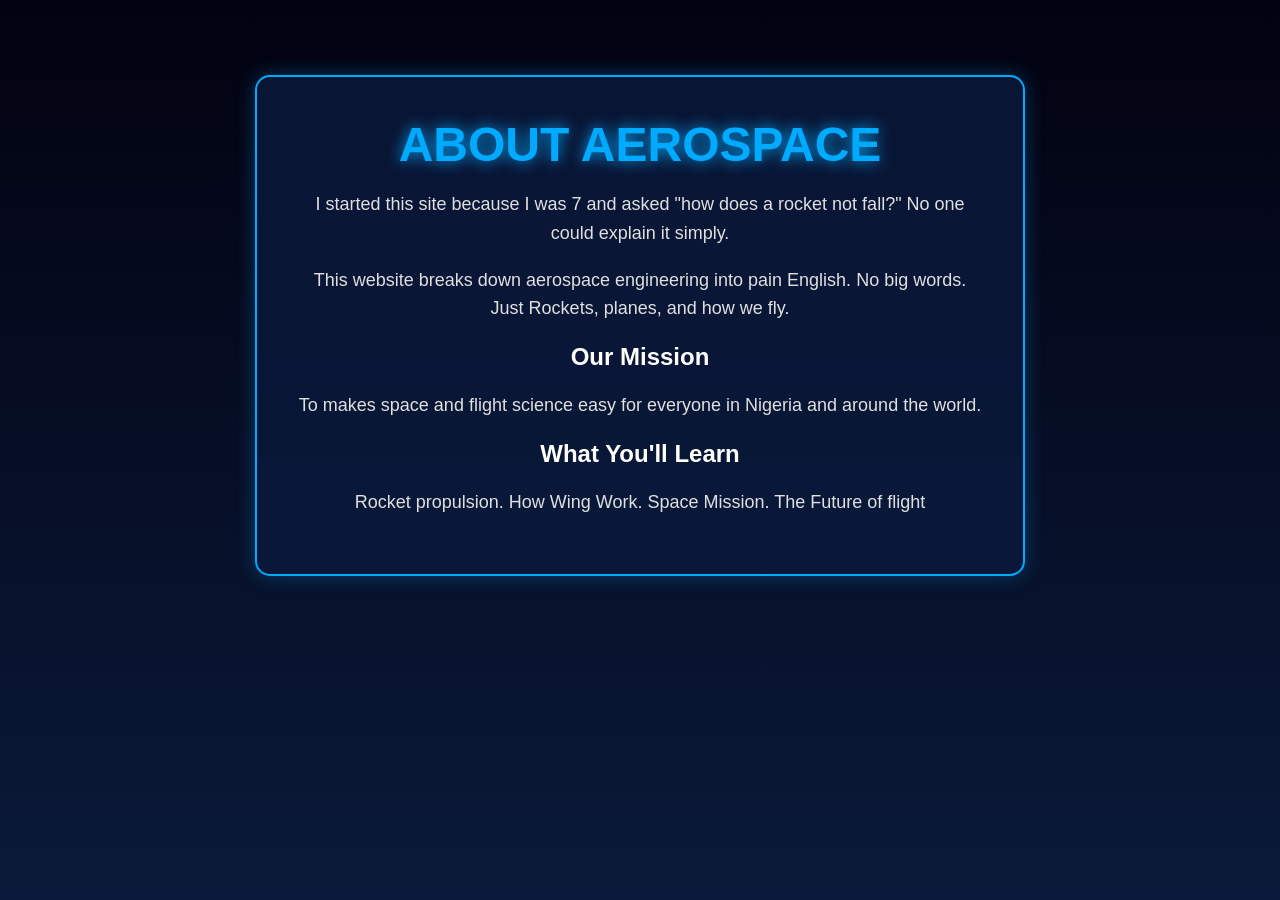
<file: about.html>
<html lang="en">
<head>
    <meta charset="UTF-8">
    <meta name="viewport" content="width=device-width, initial-scale=1.0">
    <title>Document</title>
    <style>
        body{
            font-family: Arial, sans-serif;
            margin: 0;
            background: linear-gradient(180deg,#020210 0%, #0a1a3a 100%); /* Dark blue space gradient*/
            color: white;
            text-align: center;
        }
        h1{
            font-size: 48px;
            margin: 0;
            color: #00aaff; /* Bright NASA blue */
            text-shadow: 0 0 15px #00aaffff; /*Glow effect */
        }
        .section{
            padding: 60px 20px;
            max-width: 800px;
            margin: auto;
        }
        .box {
            background: rgba(10, 25 , 60 , 0.8); /* Dark blue see-through box*/
            padding: 40px;
            margin: 15px;
            border-radius: 15px;
            border: 2px solid #00aaff; /* Blue border glow*/
            box-shadow: 0 0 20px rgba(0, 170, 255, 0.3); /* Soft glow*/
        }
        p{
            font-size: 18px;
            line-height: 1.6;
            color: #e0e0e0;
        }
        nav{
            padding: 20px;
            background: #000;
            border-bottom: 2px solid #00aaff;
        }
        nav a {
            color: #00aaff;
            margin: 0 15px;
            text-decoration: nono;
            font-weight: bold;
            font-size: 18px;
            transition: 0.3s;
        }
        nav a:hover {
            color: white;
            text-shadow: 0 0 10px #00aaff; * Glow when you hover */
        }
    </style>
</head>
<body>
    <div class="section" id="about">
        <div class="box">
            <h1>ABOUT AEROSPACE</h1>
            <p>I started this site because I was 7 and asked "how does a rocket not fall?" No one could explain it simply.</p>
            <p>This website breaks down aerospace engineering into pain English. No big words. Just Rockets, planes, and how we fly.</p>
            <h2>Our Mission</h2>
            <p>To makes space and flight science easy for everyone in Nigeria and around the world.</p>
            <h2>What You'll Learn</h2>
            <p>Rocket propulsion. How Wing Work. Space Mission. The Future of flight</p>
        </div>
       </div>
    </body>
    </html>
</body>
</html> 
</body>
</html>
</file>
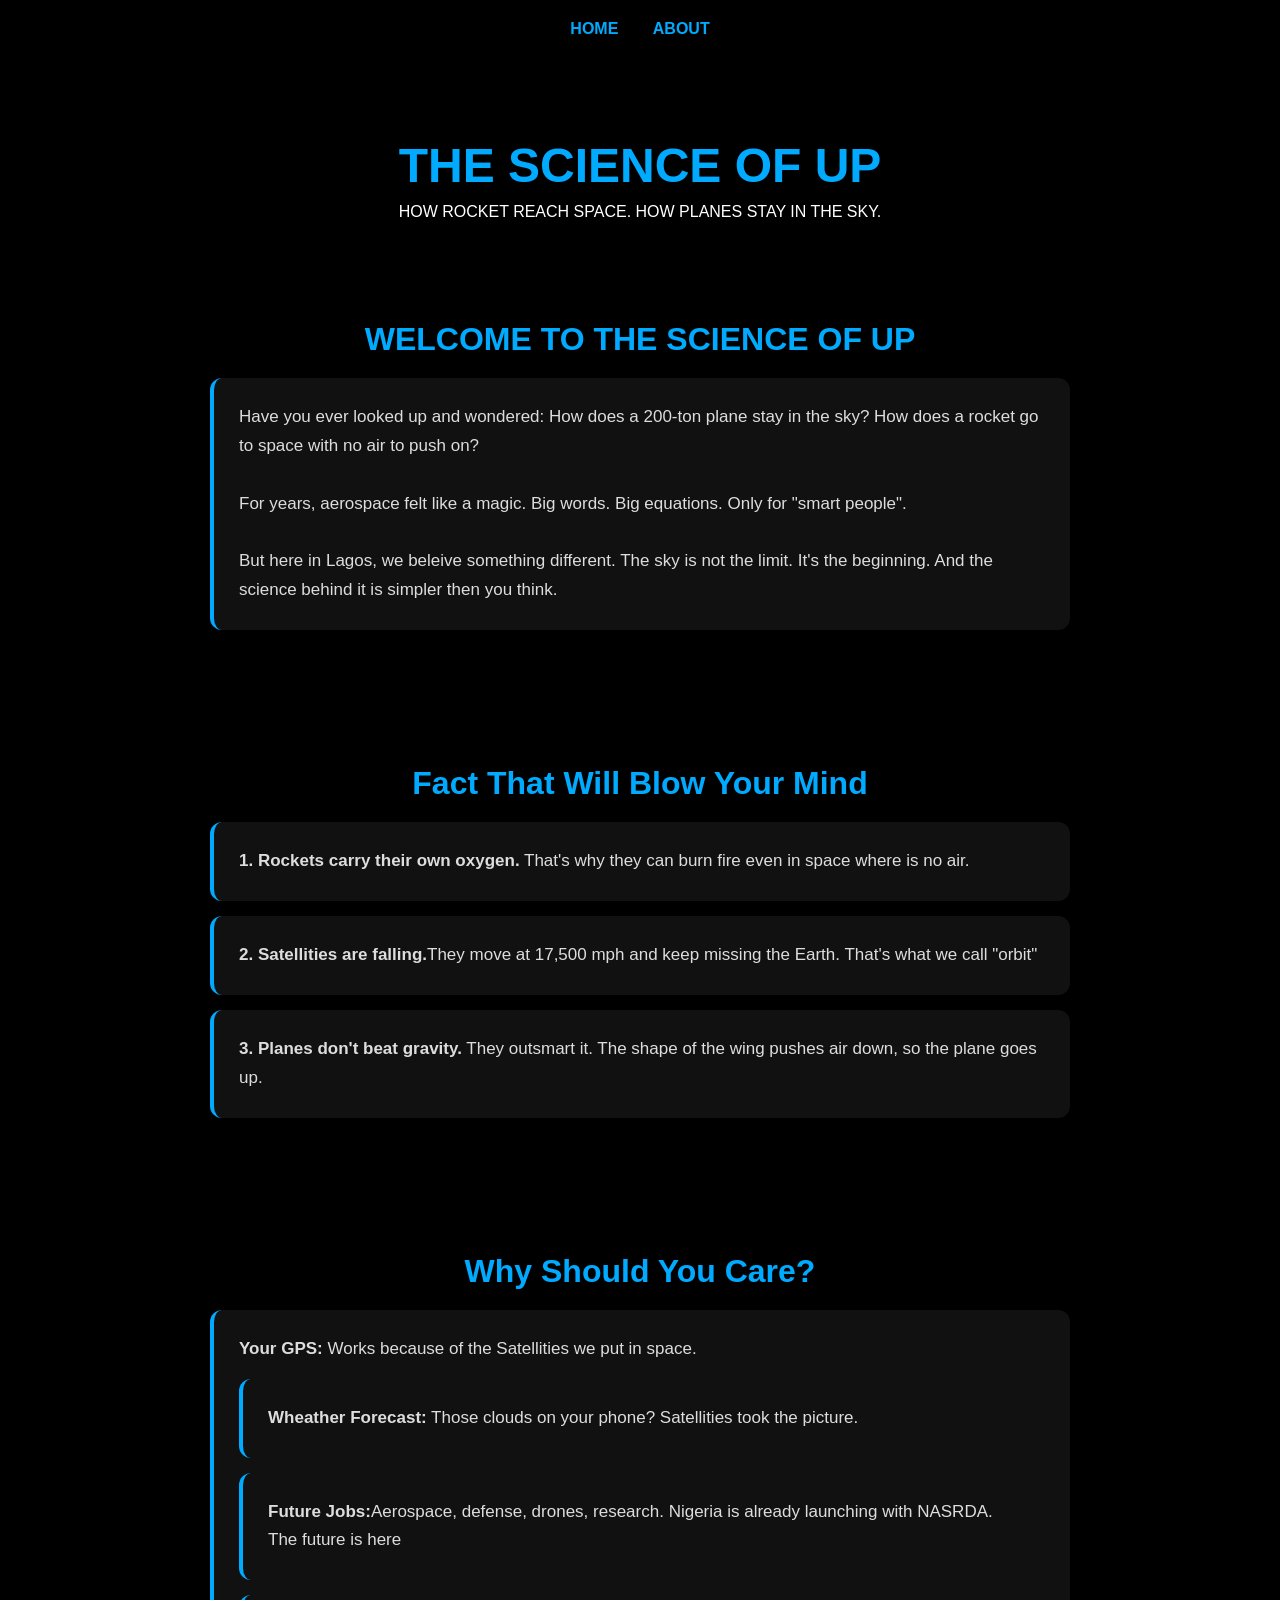
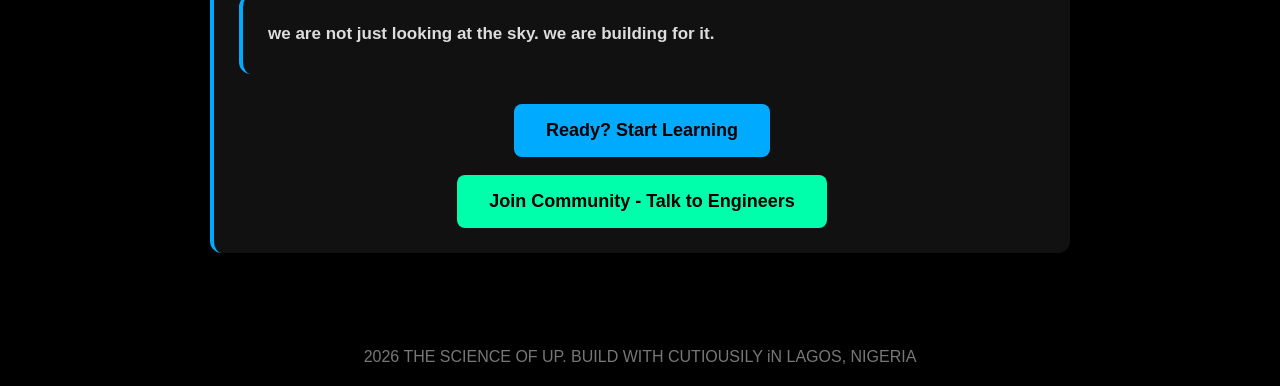
<file: home.html>
<html lang="en">
<head>
    <meta charset="UTF-8">
    <meta name="viewport" content="width=device-width, initial-scale=1.0">
    <title>THE SCIENCE OF UP</title>
    <style>
        *{
            margin: 0;
            padding: 0;
            box-sizing: border-box;
        }
        body{
            background: #000;
            color: #fff;
            font-family: Arial;
            text-align: center;
        }

        nav {
            padding: 20px;
        }

        nav a {
            color: #00aaff;
            text-decoration: none;
            margin: 0 15px;
            font-weight: bold;
        }
        .hero{
            padding: 80px 20px 40px 20px;
        }
        h1{
            color: #00aaff;
            font-size: 48px;
            margin-bottom: 10px;
        }
         
        .subtitle {
            font-size: 18px;
            color: #ccc;
            margin-bottom: 30px;
        }

        .btn {
            background: #00aaff;
            color: #000;
            padding: 16px 32px;
            border-radius: 8px;
            text-decoration: none;
            font-weight: bold;
            font-size: 18px;
            display: inline-block;
        }

        .btn:hover{
            background: #0088cc;
        }

        .section{
            padding: 60px 20px;
            max-width: 900px;
            margin: auto;
            text-align: left;
        }

        h2 {
             color: #00aaff;
             font-size: 32px;
             margin-bottom: 20px;
             text-align: center;
        }

        .card {
            background: #111;
            padding: 25px;
            margin: 15px 0;
            border-radius: 12px;
            border-left: 4px solid #00aaff;
        }

        .card p {
            font-size: 17px;
            color: #ddd;
            line-height: 1.7;
        }

        .footer {
            padding: 40px 20px;
            background: #001a33;
            font-size: 14px;
            color: #aaa;
            text-align: center;
        }
    </style>
</head>
<body>
   <nav>
    <a href="index.html">HOME</a>
    <a href="about.html">ABOUT</a>
   </nav> 
   <div class="hero">
    <h1>THE SCIENCE OF UP</h1>
    <P>HOW ROCKET REACH SPACE. HOW PLANES STAY IN THE SKY.</P>
   </div> 
   <div class="section">
    <h2>WELCOME TO THE SCIENCE OF UP</h2>
    <div class="card">
        <p>
            Have you ever looked up and wondered: How does a 200-ton plane stay in the sky?
            How does a rocket go to space with no air to push on?
            <br><br>
            For years, aerospace felt like a magic. Big words. Big equations. Only for "smart people".
            <br><br>
            But here in Lagos, we beleive something different.
            The sky is not the limit. It's the beginning.
            And the science behind it is simpler then you think.
        </p>
    </div>
   </div>
   <div class="section">
    <h2>Fact That Will Blow Your Mind</h2>
    <div class="card">
        <p><b>1. Rockets carry  their own oxygen.</b> That's why they can burn fire even in space where is no air.</p>
    </div>
    <div class="card">
        <p><b>2. Satellities are falling.</b>They move at 17,500 mph and keep missing the Earth. That's what we call "orbit"</p>
    </div>
    <div class="card">
        <p><b>3. Planes don't beat gravity.</b> They outsmart it. The shape of the wing pushes air down, so the plane goes up.</p>
    </div>
   </div>
   <div class="section">
    <h2>Why Should You Care?</h2>
    <div class="card">
        <p><b>Your GPS:</b> Works because of the Satellities we put in space.</p>
        <div class="card">
            <p><b>Wheather Forecast:</b> Those clouds on your phone? Satellities took the picture.</p>
        </div>
        <div class="card">
            <p><b>Future Jobs:</b>Aerospace, defense, drones, research. Nigeria is already launching with NASRDA. The future is here</p>
        </div>
        <div class="card">
            <p><b>we are not just looking at the sky. we are building for it.</b></p>
        </div>
        <div style="text-align: center; margin-top: 30px;">
            <a href="question.html" class="btn">Ready? Start Learning</a>
            <br><br>
            <a href="signup.html" class="btn" style="background: #00ffaa;">Join Community - Talk to Engineers</a>
        </div>
    </div>
   </div>
    <footer style="background:#000; padding:20px; color:#777; font: size 14px;">
        <p> 2026 THE SCIENCE OF UP. BUILD WITH CUTIOUSILY iN LAGOS, NIGERIA</p>
    </footer>
</body>
</html>
</file>
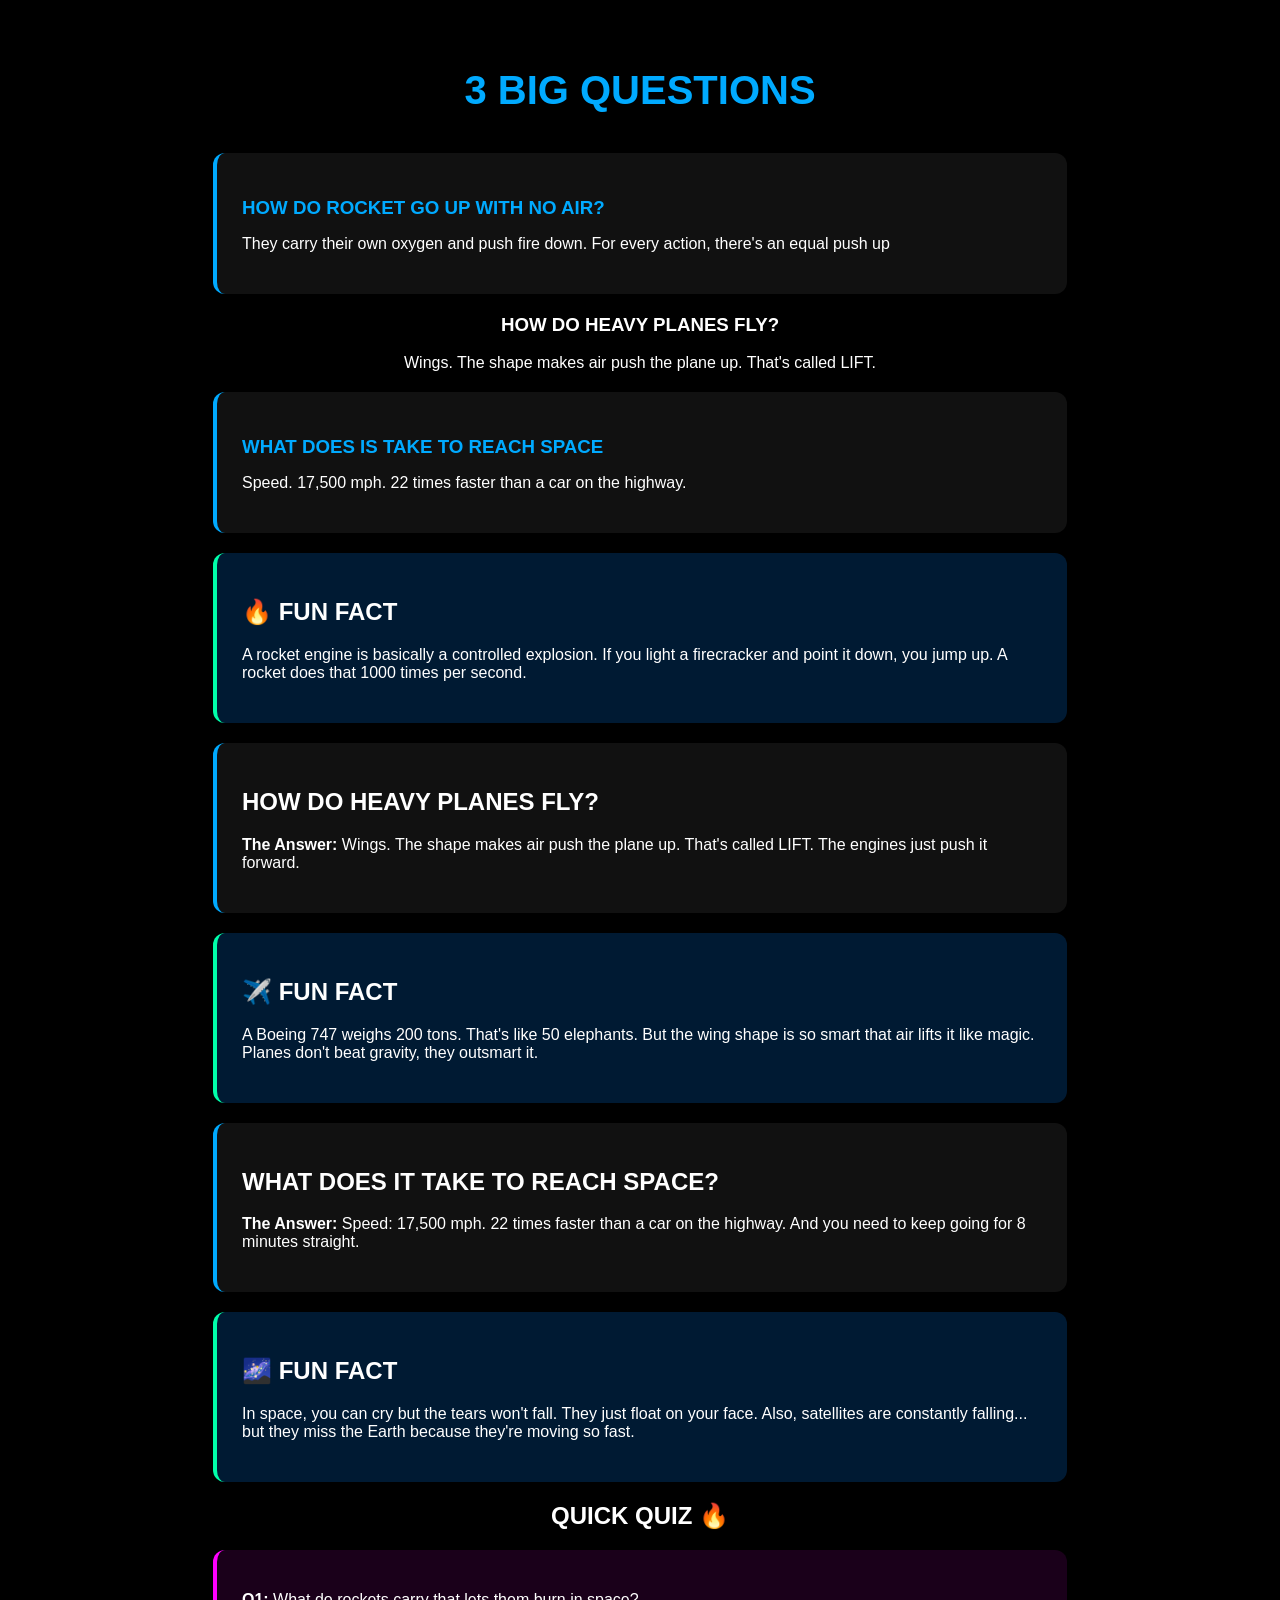
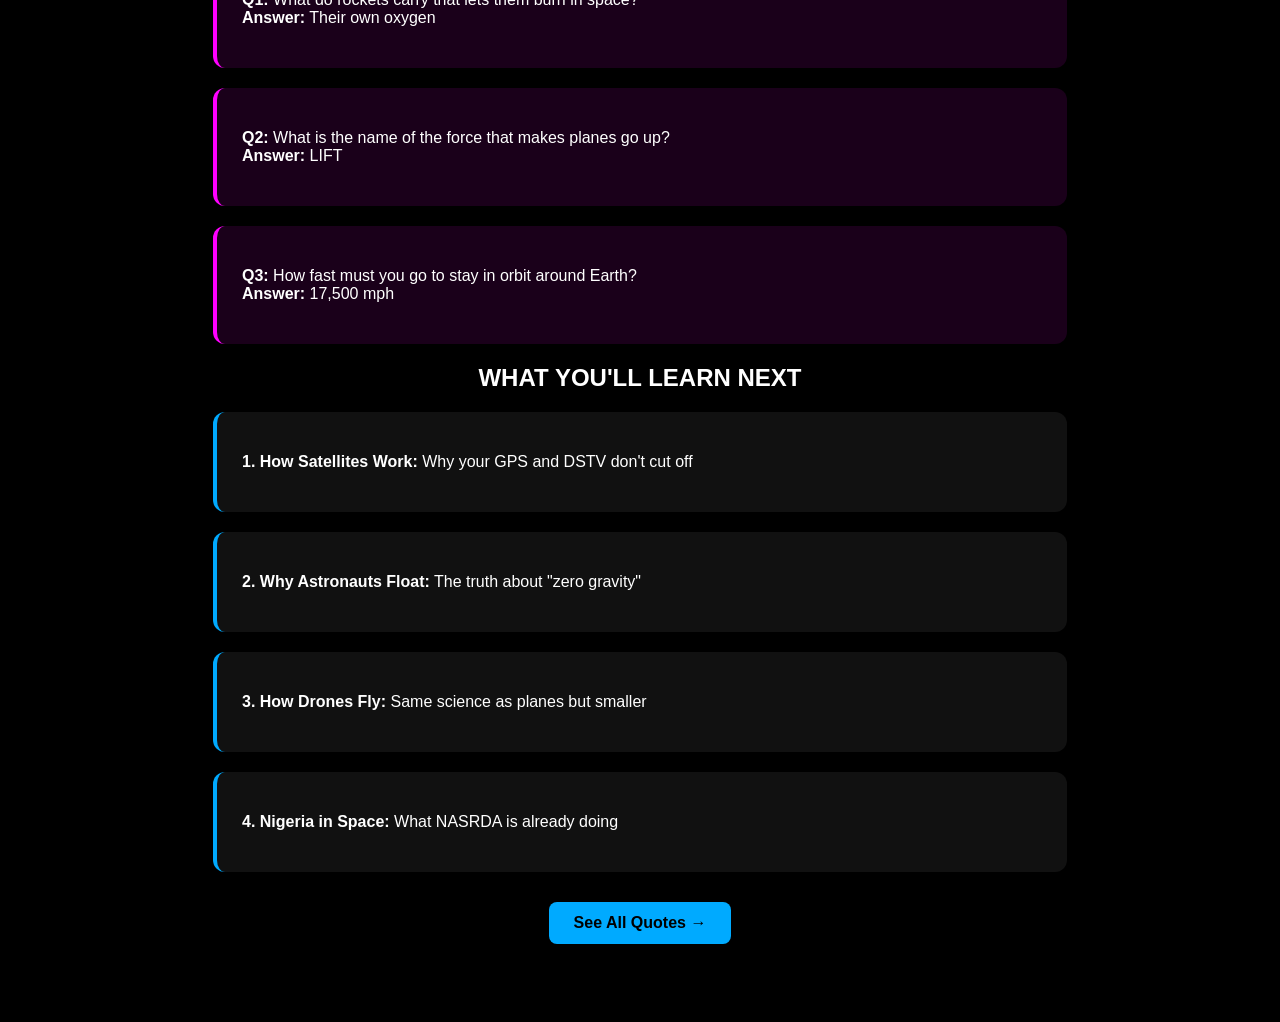
<file: question.html>
<html lang="en">
<head>
    <meta charset="UTF-8">
    <meta name="viewport" content="width=device-width, initial-scale=1.0">
    <title>3 BIG QUESTIONS</title>
    <style>
        body{
            background: #000;
            color: #fff;
            font-family: Arial;
            padding: 60px 20px;
            text-align: center;
        }
        h1{
            color: #00aaff;
            font-size: 40px;
            margin-bottom: 40px;
        }

        .card {
            background: #111;
            padding: 25px;
            margin: 20px auto;
            border-radius: 12px;
            max-width: 800px;
            text-align: left;
            border-left: 4px solid #00aaff;
        }

        .card h3 {
            color: #00aaff;
            margin-bottom: 10px;
        }

        .btn{
            background: #00aaff;
            color: #000;
            padding: 12px 25px;
            border-radius: 8px;
            text-decoration: none;
            font-weight: bold;
            margin: 10px;
            display: inline-block;
        }
        .fun-fact { background: #001a33; border-left: 4px solid #00ffaa; }
    .quiz { background: #1a001a; border-left: 4px solid #ff00ff; }
    </style>
</head>
<body>
   <h1>3 BIG QUESTIONS</h1> 
   <div class="card">
    <h3>HOW DO ROCKET GO UP WITH NO AIR?</h3>
    <p>They carry their own oxygen and push fire down. For every action, there's an equal push up</p>
   </div>

   <div class="cards">
    <h3>HOW DO HEAVY PLANES FLY?</h3>
    <p>Wings. The shape makes air push the plane up. That's called LIFT.</p>
   </div>
    <div class="card">
        <h3>WHAT DOES IS TAKE TO REACH SPACE</h3>
        <p>Speed. 17,500 mph. 22 times faster than a car on the highway.</p>
   </div>
   <div class="card fun-fact">
    <h2>🔥 FUN FACT</h2>
    <p>A rocket engine is basically a controlled explosion. If you light a firecracker and point it down, you jump up. A rocket does that 1000 times per second.</p>
  </div>
  <div class="card">
    <h2>HOW DO HEAVY PLANES FLY?</h2>
    <p><b>The Answer:</b> Wings. The shape makes air push the plane up. That's called LIFT. The engines just push it forward.</p>
    </div>
    <div class="card fun-fact">
        <h2>✈️ FUN FACT</h2>
        <p>A Boeing 747 weighs 200 tons. That's like 50 elephants. But the wing shape is so smart that air lifts it like magic. Planes don't beat gravity, they outsmart it.</p>
      </div>
      <div class="card">
        <h2>WHAT DOES IT TAKE TO REACH SPACE?</h2>
        <p><b>The Answer:</b> Speed: 17,500 mph. 22 times faster than a car on the highway. And you need to keep going for 8 minutes straight.</p>
      </div>
      <div class="card fun-fact">
        <h2>🌌 FUN FACT</h2>
        <p>In space, you can cry but the tears won't fall. They just float on your face. Also, satellites are constantly falling... but they miss the Earth because they're moving so fast.</p>
      </div>
      <div class="section">
        <h2 class="center">QUICK QUIZ 🔥</h2>
        <div class="card quiz">
          <p><b>Q1:</b> What do rockets carry that lets them burn in space?<br><b>Answer:</b> Their own oxygen</p>
        </div>
        <div class="card quiz">
          <p><b>Q2:</b> What is the name of the force that makes planes go up?<br><b>Answer:</b> LIFT</p>
        </div>
        <div class="card quiz">
            <p><b>Q3:</b> How fast must you go to stay in orbit around Earth?<br><b>Answer:</b> 17,500 mph</p>
          </div>
        </div>
        <div class="section">
            <h2 class="center">WHAT YOU'LL LEARN NEXT</h2>
            <div class="card">
              <p><b>1. How Satellites Work:</b> Why your GPS and DSTV don't cut off</p>
            </div>
            <div class="card">
              <p><b>2. Why Astronauts Float:</b> The truth about "zero gravity"</p>
            </div>
            <div class="card">
              <p><b>3. How Drones Fly:</b> Same science as planes but smaller</p>
            </div>
            <div class="card">
                <p><b>4. Nigeria in Space:</b> What NASRDA is already doing</p>
              </div>
            </div>
          
            <div class="center">
              <a href="quotes.html" class="btn">See All Quotes →</a>
            </div>
          
          </div>
</body>
</html>
</file>
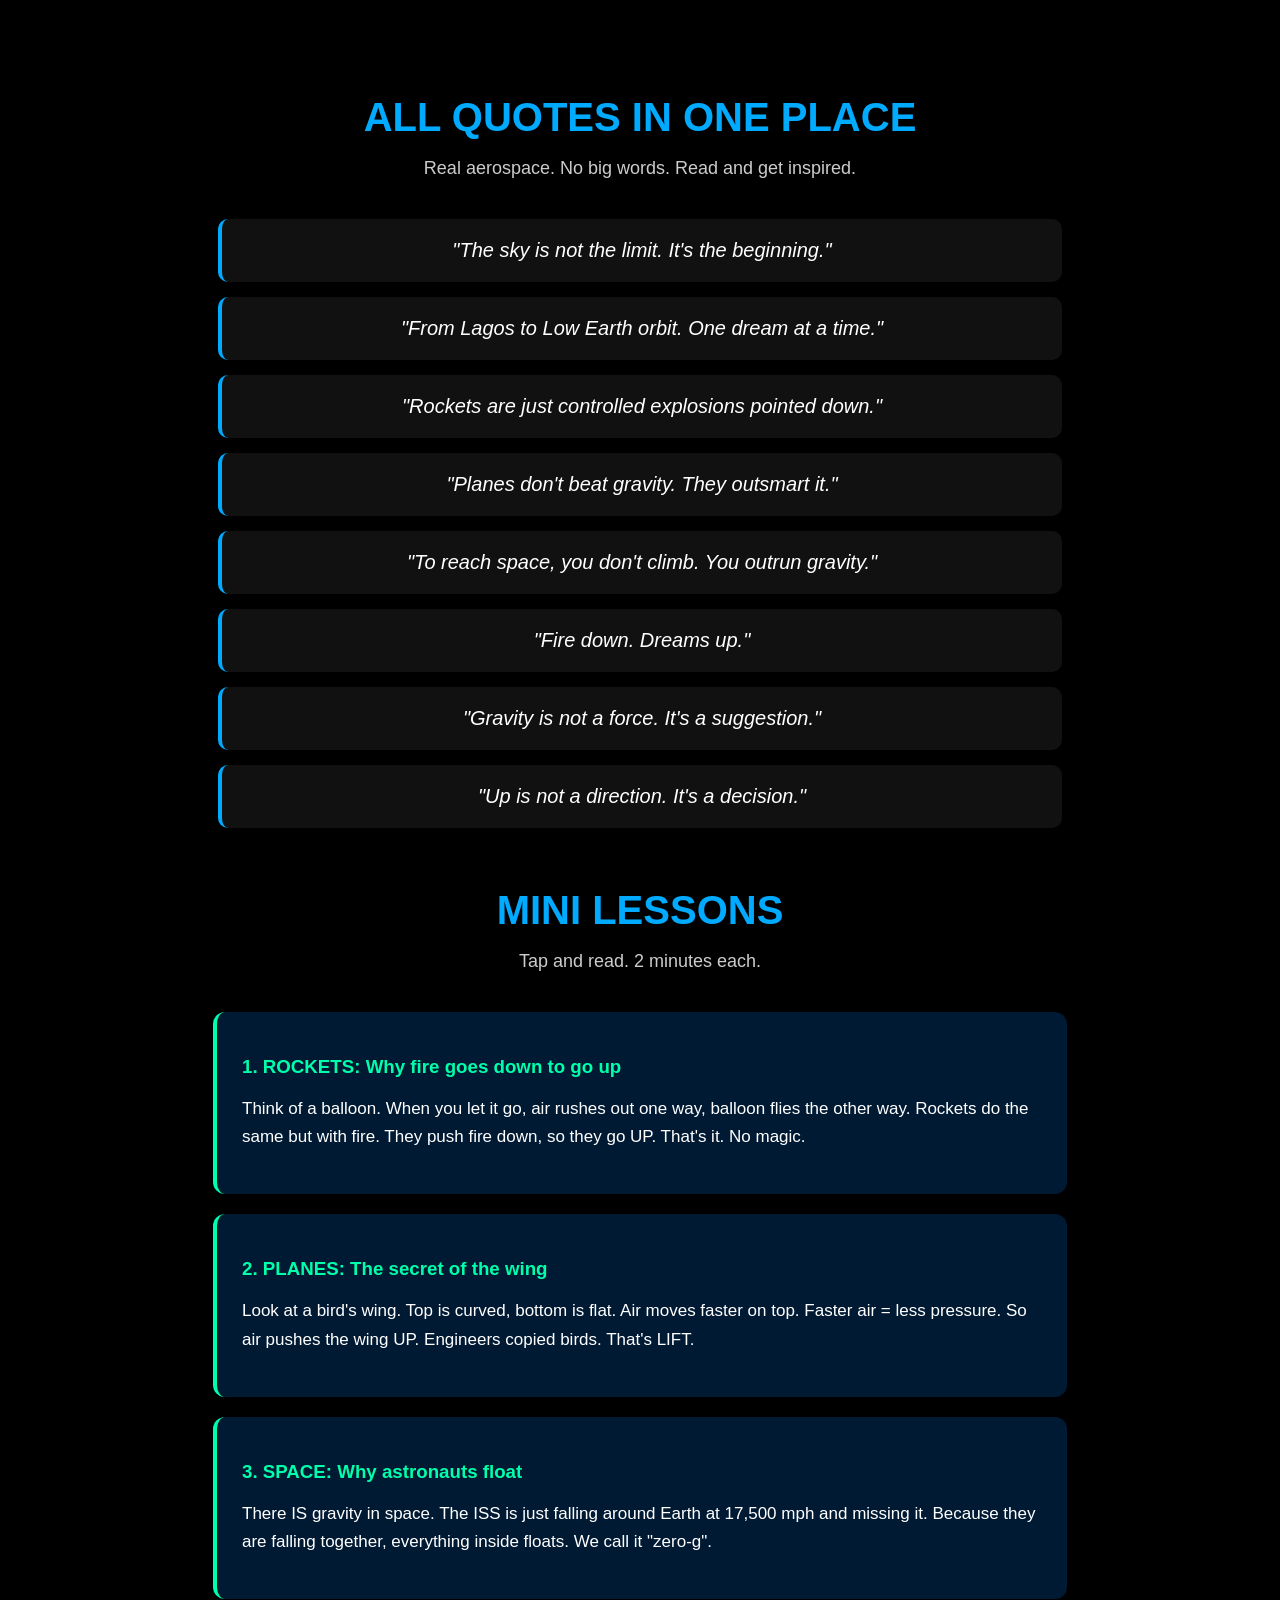
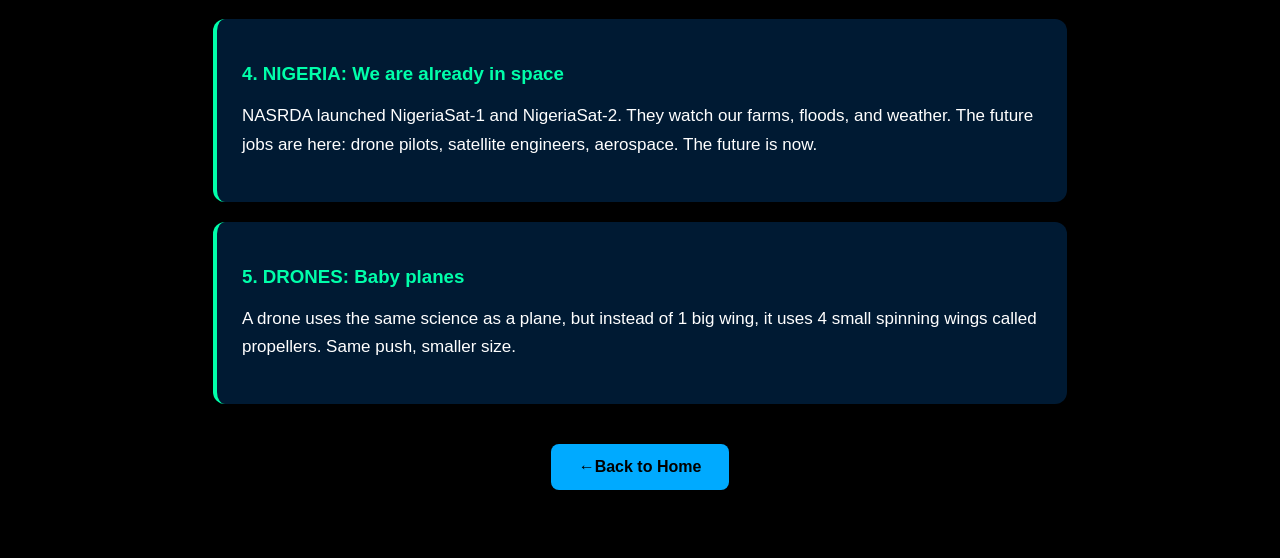
<file: quotes.html>
<!DOCTYPE html>
<html lang="en">
<head>
  <meta charset="UTF-8">
  <title>All Quotes & Lessons</title>
  <style>
    body { 
        background: #000; 
        color: #fff; 
        font-family: Arial;
         padding: 60px 20px; }
    h1 {
         color: #00aaff;
         font-size: 40px; 
        text-align: center;
         margin-bottom: 10px; }
    .subtitle { 
        text-align: center;
         color: #ccc;
          margin-bottom: 40px;
           font-size: 18px; }
    .quote {
         background: #111;
         padding: 20px; 
         margin: 15px auto;
          border-radius: 10px;
           max-width: 800px; 
           font-size: 20px;
            font-style: italic;
             border-left: 4px solid #00aaff;
              text-align: center; }
    .lesson {
         background: #001a33;
         padding: 25px;
          margin: 20px auto;
           border-radius: 12px;
            max-width: 800px; 
            border-left: 4px solid #00ffaa; }
    .lesson h3 { 
        color: #00ffaa; 
        margin-bottom: 10px; }
    .lesson p { 
        line-height: 1.7; 
        font-size: 17px; }
    .btn { background: #00aaff; color: #000; padding: 14px 28px; border-radius: 8px; text-decoration: none; font-weight: bold; display: block; width: fit-content; margin: 40px auto 0 auto; }
  </style>
</head>
<body>
<h1>ALL QUOTES IN ONE PLACE</h1>
<p class="subtitle">Real aerospace. No big words. Read and get inspired.</p>

<div class="quote">"The sky is not the limit. It's the beginning."</div>
<div class="quote">"From Lagos to Low Earth orbit. One dream at a time."</div>
<div class="quote">"Rockets are just controlled explosions pointed down."</div>
<div class="quote">"Planes don't beat gravity. They outsmart it."</div>
<div class="quote">"To reach space, you don't climb. You outrun gravity."</div>
<div class="quote">"Fire down. Dreams up."</div>
<div class="quote">"Gravity is not a force. It's a suggestion."</div>
<div class="quote">"Up is not a direction. It's a decision."</div>

<h1 style="margin-top:60px;">MINI LESSONS</h1>
<p class="subtitle">Tap and read. 2 minutes each.</p>

<div class="lesson">
  <h3>1. ROCKETS: Why fire goes down to go up</h3>
  <p>Think of a balloon. When you let it go, air rushes out one way, balloon flies the other way. Rockets do the same but with fire. They push fire down, so they go UP. That's it. No magic.</p>
</div>

<div class="lesson">
  <h3>2. PLANES: The secret of the wing</h3>
  <p>Look at a bird's wing. Top is curved, bottom is flat. Air moves faster on top. Faster air = less pressure. So air pushes the wing UP. Engineers copied birds. That's LIFT.</p>
</div>

<div class="lesson">
  <h3>3. SPACE: Why astronauts float</h3>
  <p>There IS gravity in space. The ISS is just falling around Earth at 17,500 mph and missing it. Because they are falling together, everything inside floats. We call it "zero-g".</p>
</div>

<div class="lesson">
  <h3>4. NIGERIA: We are already in space</h3>
  <p>NASRDA launched NigeriaSat-1 and NigeriaSat-2. They watch our farms, floods, and weather. The future jobs are here: drone pilots, satellite engineers, aerospace. The future is now.</p>
</div>

<div class="lesson">
  <h3>5. DRONES: Baby planes</h3>
  <p>A drone uses the same science as a plane, but instead of 1 big wing, it uses 4 small spinning wings called propellers. Same push, smaller size.</p>
</div>

<a href="home.html" class="btn">←Back to Home</a>

</body>
</html>
</file>
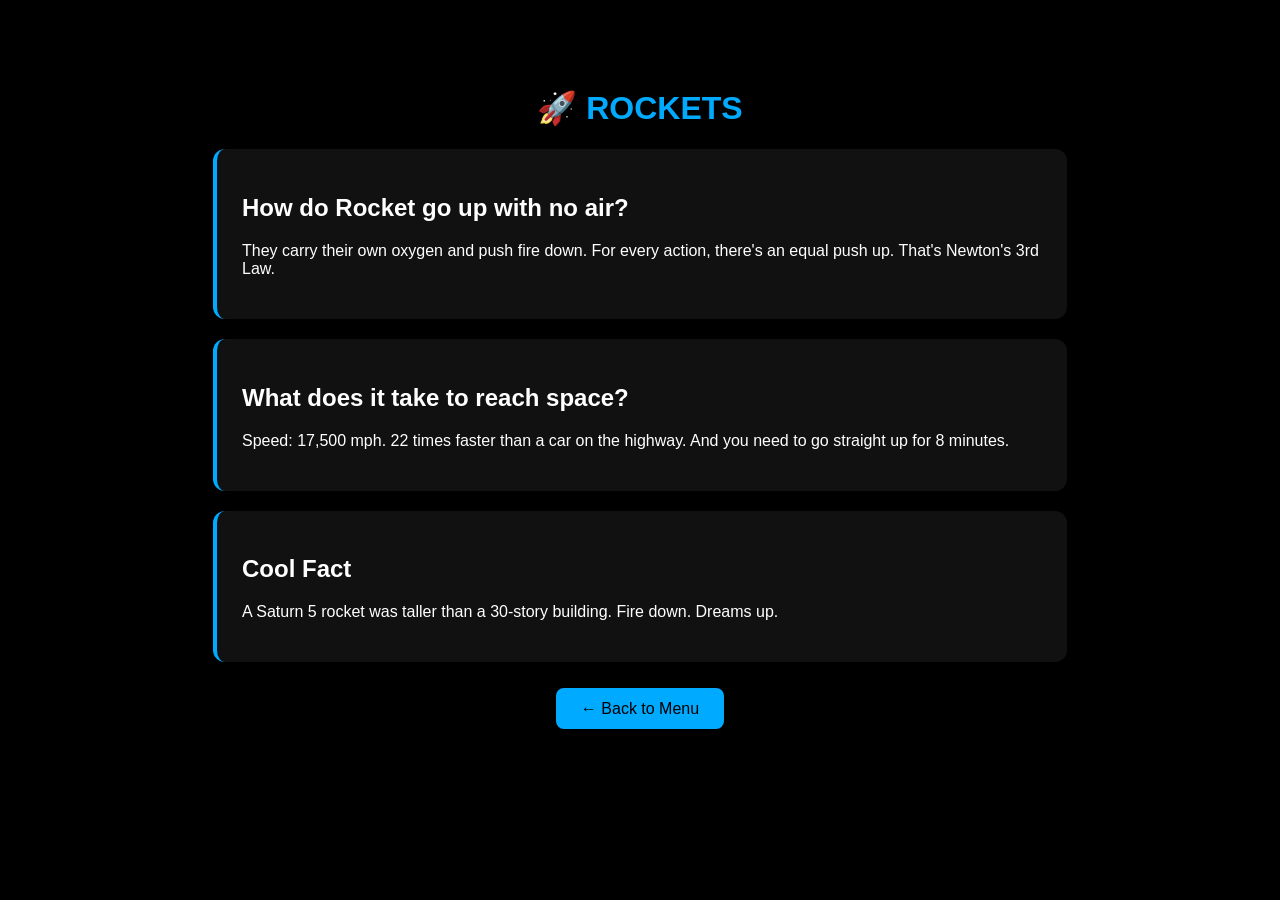
<file: rockets.html>
<!DOCTYPE html>
<html><head><title>Rockets</title><style>
body{background:#000;color:#fff;font-family:Arial;padding:60px 20px;text-align:center;}
h1{color:#00aaff;} .card{background:#111;padding:25px;margin:20px auto;max-width:800px;border-radius:12px;text-align:left;border-left:4px solid #00aaff;}
.btn{background:#00aaff;color:#000;padding:12px 25px;border-radius:8px;text-decoration:none;}
</style></head><body>
<h1>🚀 ROCKETS</h1>
<div class="card"><h2>How do Rocket go up with no air?</h2><p>They carry their own oxygen and push fire down. For every action, there's an equal push up. That's Newton's 3rd Law.</p></div>
<div class="card"><h2>What does it take to reach space?</h2><p>Speed: 17,500 mph. 22 times faster than a car on the highway. And you need to go straight up for 8 minutes.</p></div>
<div class="card"><h2>Cool Fact</h2><p>A Saturn 5 rocket was taller than a 30-story building. Fire down. Dreams up.</p></div>
<br><a href="learn.html" class="btn">← Back to Menu</a>
</body></html>
</file>
